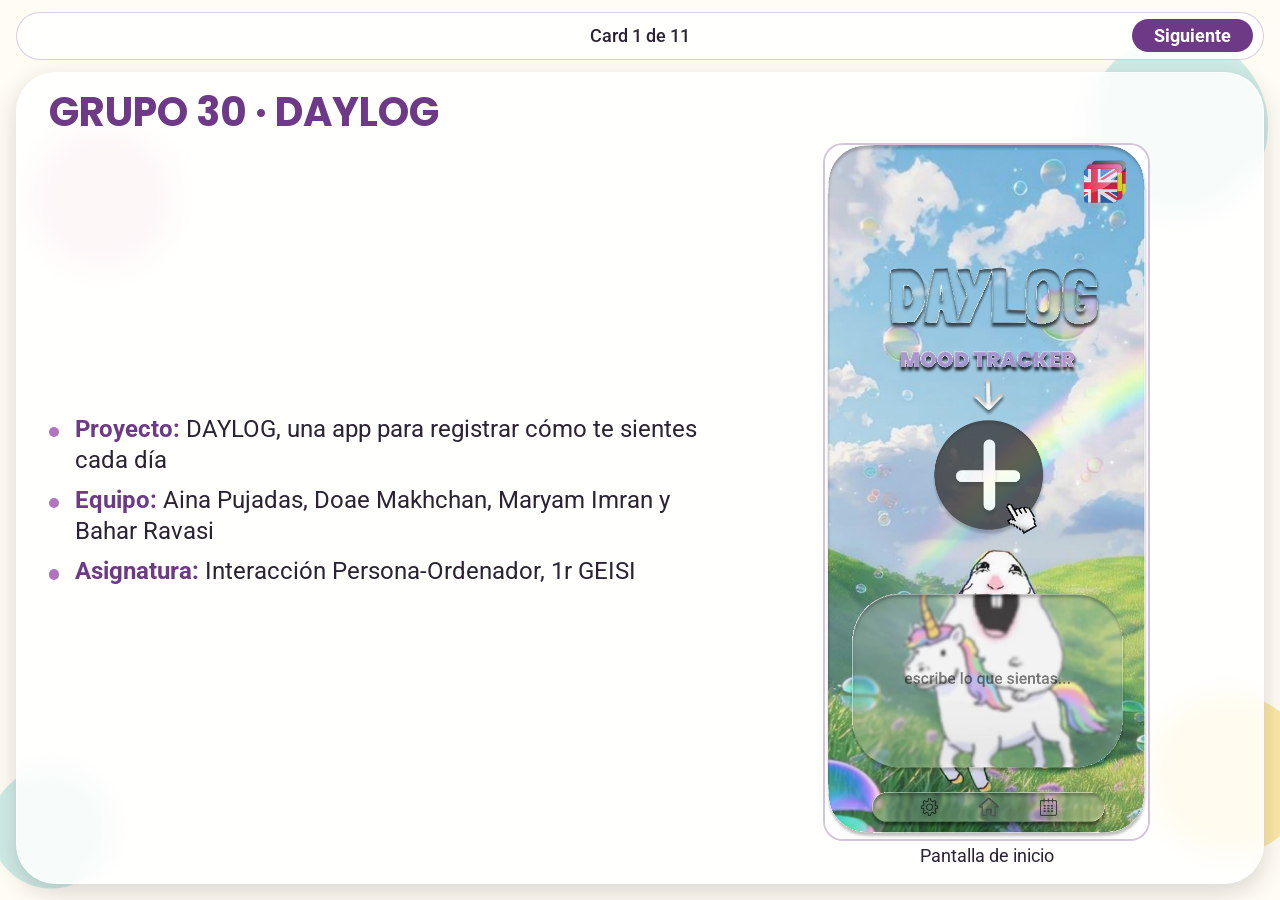
<file: index.html>
<!doctype html>
<html lang="es">
  <head>
    <meta charset="utf-8">
    <meta name="viewport" content="width=device-width, initial-scale=1">
    <title> Grupo 30 · DAYLOG </title>
    <meta name="description" content="Card 1 de 11 de la presentación de DAYLOG: Grupo 30 · DAYLOG.">
    <link rel="icon" href="images/favicon.png">
    <link rel="stylesheet" href="styles/style.css">
  </head>
  <body>
    <nav class="barra" aria-label="Navegación de la presentación">
      <span class="hueco" aria-hidden="true"></span>
      <span class="posicion">Card 1 de 11</span>
      <a class="siguiente" href="02-proyecto.html">Siguiente</a>
    </nav>
    <main class="card tarjeta-cristal">
      <h1> GRUPO 30 · DAYLOG</h1>
      <div class="contenido">
        <ul class="puntos">
          <li><strong>Proyecto:</strong> DAYLOG, una app para registrar cómo te sientes cada día</li>
          <li><strong>Equipo:</strong> Aina Pujadas, Doae Makhchan, Maryam Imran y Bahar Ravasi</li>
          <li><strong>Asignatura:</strong> Interacción Persona-Ordenador, 1r GEISI</li>
        </ul>
        <div class="visual">
          <div class="imagenes"><figure><img src="images/figma-01-inicio.png" alt="Pantalla de inicio de DAYLOG en Figma: título, botón más y campo para escribir lo que sientes"><figcaption>Pantalla de inicio</figcaption></figure></div>
        </div>
      </div>
    </main>
  </body>
</html>
</file>
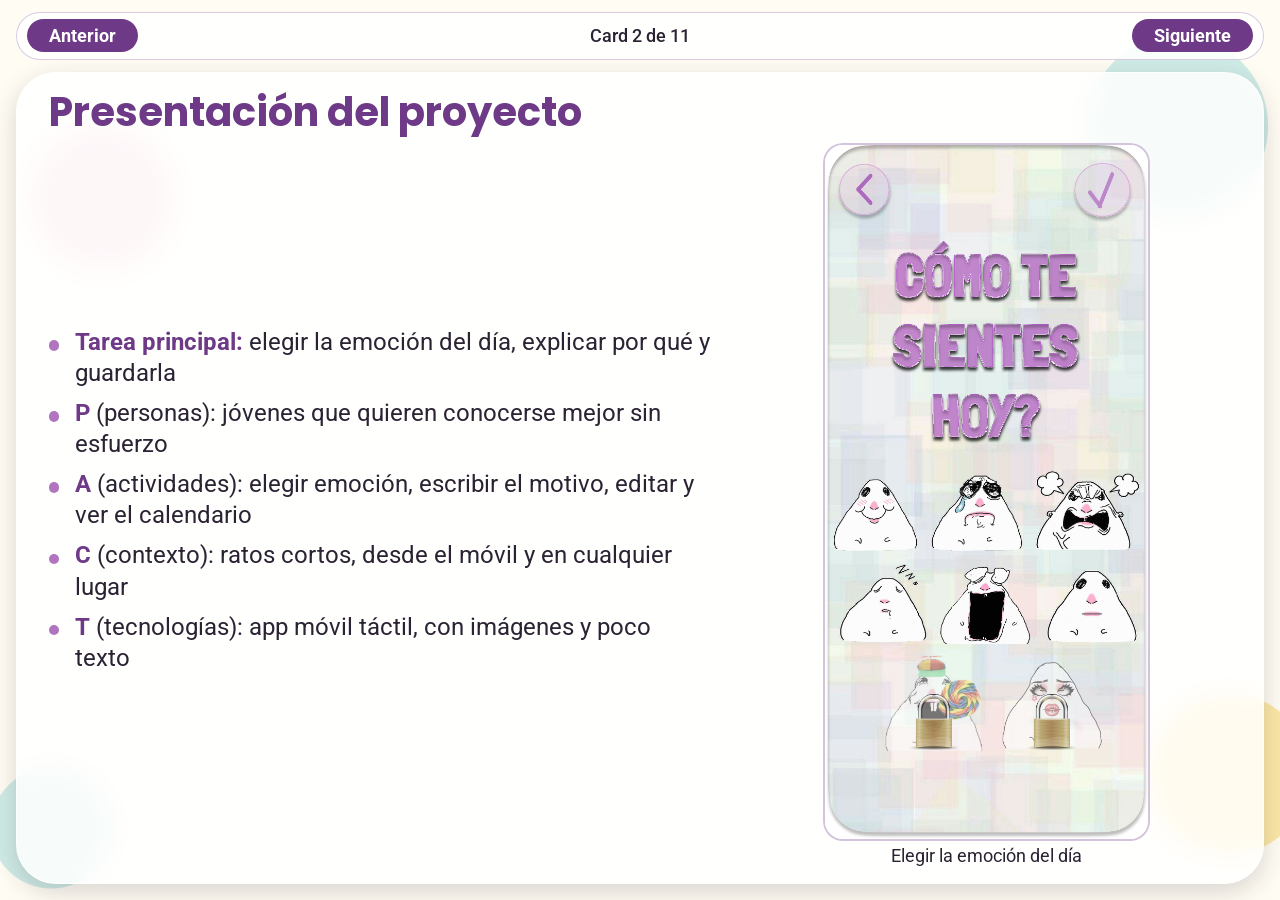
<file: 02-proyecto.html>
<!doctype html>
<html lang="es">
  <head>
    <meta charset="utf-8">
    <meta name="viewport" content="width=device-width, initial-scale=1">
    <title>Presentación del proyecto - DAYLOG</title>
    <meta name="description" content="Card 2 de 11 de la presentación de DAYLOG: Presentación del proyecto.">
    <link rel="icon" href="images/favicon.png">
    <link rel="stylesheet" href="styles/style.css">
  </head>
  <body>
<nav class="barra" aria-label="Navegación de la presentación">
      <a class="anterior" href="index.html">Anterior</a>
      <span class="posicion">Card 2 de 11</span>
      <a class="siguiente" href="03-benchmarking.html">Siguiente</a>
    </nav>
    <main class="card tarjeta-cristal">
      <h1>Presentación del proyecto</h1>
      <div class="contenido">
        <ul class="puntos">
          <li><strong>Tarea principal:</strong> elegir la emoción del día, explicar por qué y guardarla</li>
          <li><strong>P</strong> (personas): jóvenes que quieren conocerse mejor sin esfuerzo</li>
          <li><strong>A</strong> (actividades): elegir emoción, escribir el motivo, editar y ver el calendario</li>
          <li><strong>C</strong> (contexto): ratos cortos, desde el móvil y en cualquier lugar</li>
          <li><strong>T</strong> (tecnologías): app móvil táctil, con imágenes y poco texto</li>
        </ul>
        <div class="visual">
          <div class="imagenes"><figure><img src="images/figma-02-como-te-sientes.png" alt="Pantalla de Figma con seis caritas de hámster para elegir la emoción del día"><figcaption>Elegir la emoción del día</figcaption></figure></div>
        </div>
      </div>
    </main>
  </body>
</html>
</file>
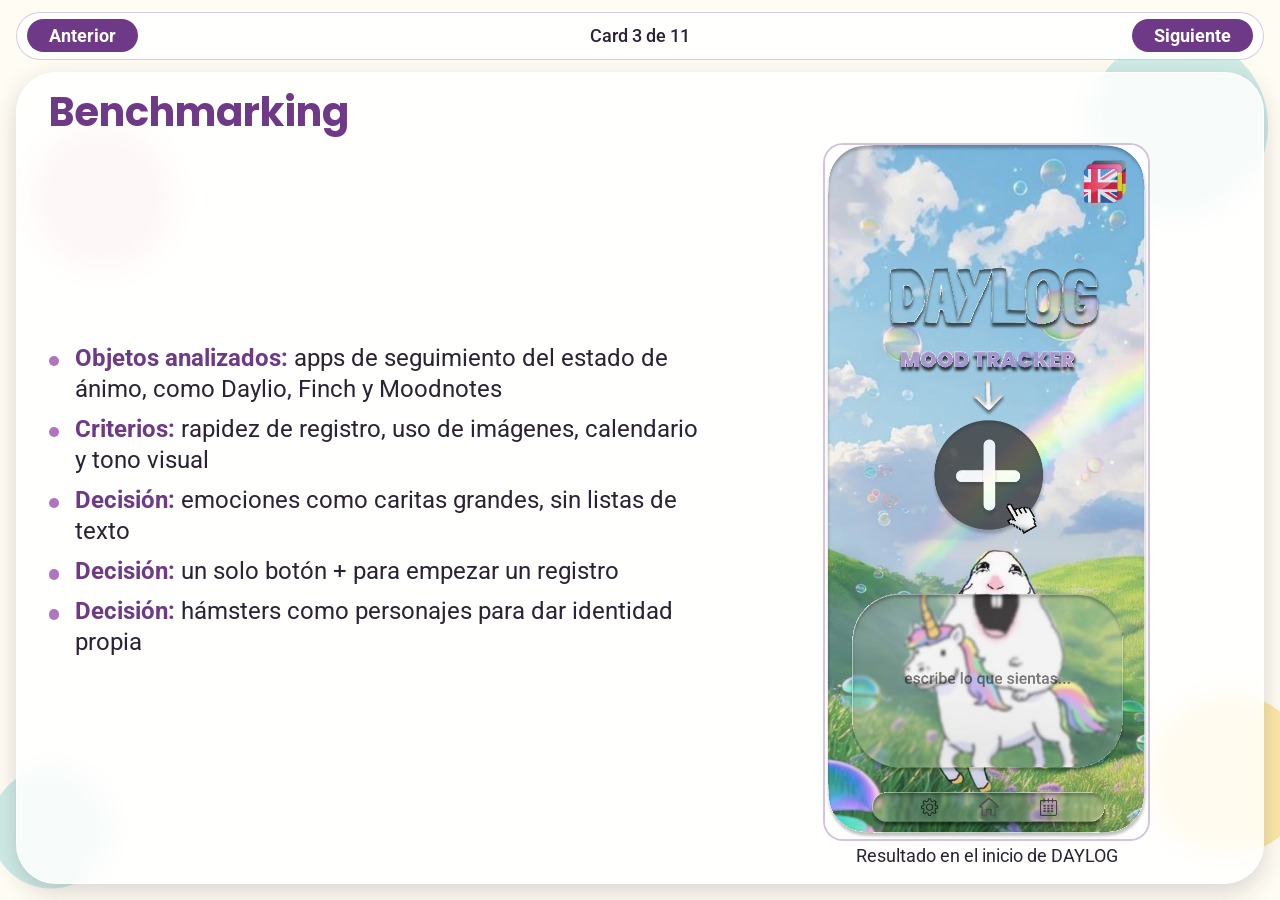
<file: 03-benchmarking.html>
<!doctype html>
<html lang="es">
  <head>
    <meta charset="utf-8">
    <meta name="viewport" content="width=device-width, initial-scale=1">
    <title>Benchmarking - DAYLOG</title>
    <meta name="description" content="Card 3 de 11 de la presentación de DAYLOG: Benchmarking.">
    <link rel="icon" href="images/favicon.png">
    <link rel="stylesheet" href="styles/style.css">
  </head>
  <body>
<nav class="barra" aria-label="Navegación de la presentación">
      <a class="anterior" href="02-proyecto.html">Anterior</a>
      <span class="posicion">Card 3 de 11</span>
      <a class="siguiente" href="04-sketch.html">Siguiente</a>
    </nav>
    <main class="card tarjeta-cristal">
      <h1>Benchmarking</h1>
      <div class="contenido">
        <ul class="puntos">
          <li><strong>Objetos analizados:</strong> apps de seguimiento del estado de ánimo, como Daylio, Finch y Moodnotes</li>
          <li><strong>Criterios:</strong> rapidez de registro, uso de imágenes, calendario y tono visual</li>
          <li><strong>Decisión:</strong> emociones como caritas grandes, sin listas de texto</li>
          <li><strong>Decisión:</strong> un solo botón + para empezar un registro</li>
          <li><strong>Decisión:</strong> hámsters como personajes para dar identidad propia</li>
        </ul>
        <div class="visual">
          <div class="imagenes"><figure><img src="images/figma-01-inicio.png" alt="Pantalla de inicio de DAYLOG con el botón más y el hámster sobre un unicornio"><figcaption>Resultado en el inicio de DAYLOG</figcaption></figure></div>
        </div>
      </div>
    </main>
  </body>
</html>
</file>
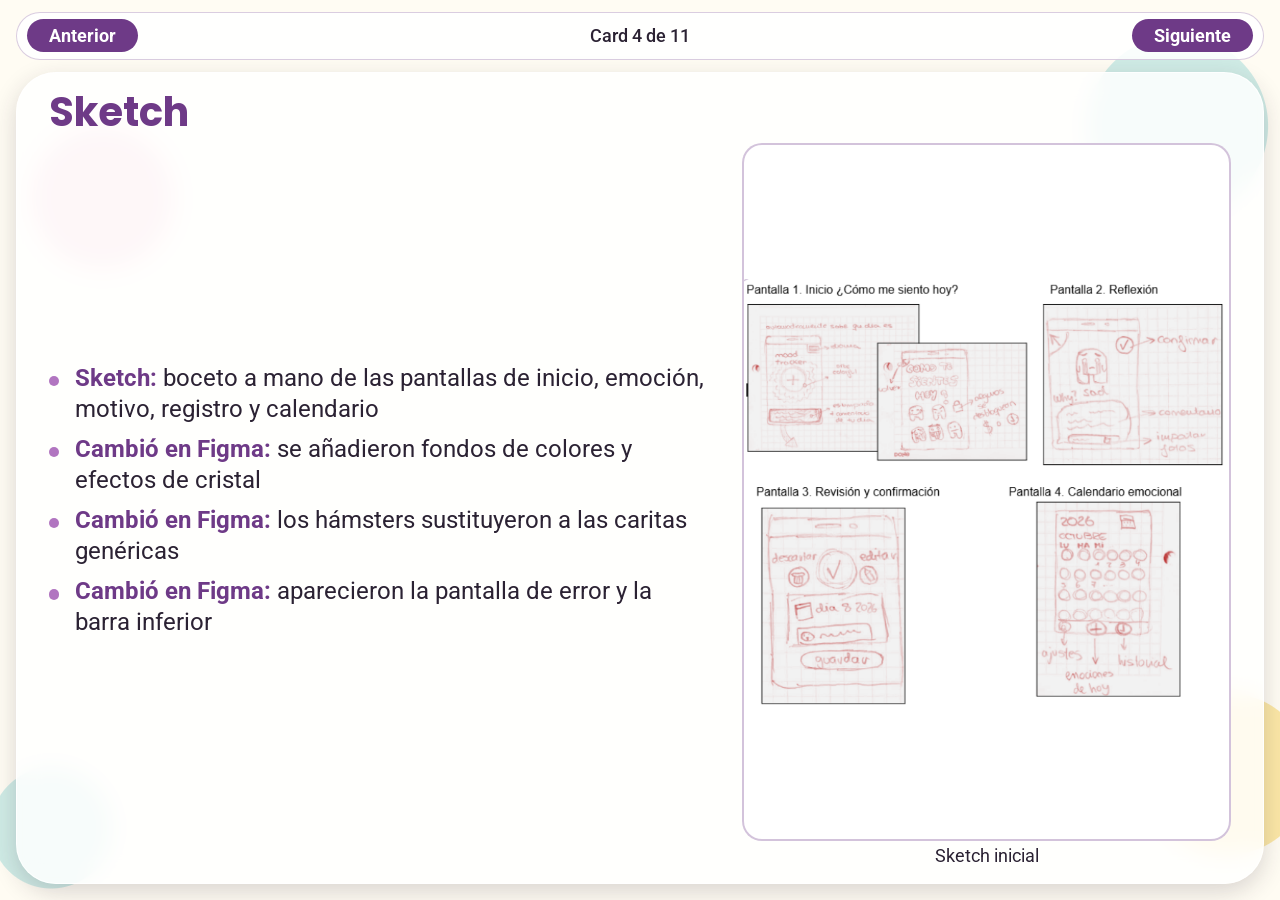
<file: 04-sketch.html>
<!doctype html>
<html lang="es">
  <head>
    <meta charset="utf-8">
    <meta name="viewport" content="width=device-width, initial-scale=1">
    <title>Sketch - DAYLOG</title>
    <meta name="description" content="Card 4 de 11 de la presentación de DAYLOG: Sketch.">
    <link rel="icon" href="images/favicon.png">
    <link rel="stylesheet" href="styles/style.css">
  </head>
  <body>
<nav class="barra" aria-label="Navegación de la presentación">
      <a class="anterior" href="03-benchmarking.html">Anterior</a>
      <span class="posicion">Card 4 de 11</span>
      <a class="siguiente" href="05-figma-componentes.html">Siguiente</a>
    </nav>
    <main class="card tarjeta-cristal">
      <h1>Sketch</h1>
      <div class="contenido">
        <ul class="puntos">
          <li><strong>Sketch:</strong> boceto a mano de las pantallas de inicio, emoción, motivo, registro y calendario</li>
          <li><strong>Cambió en Figma:</strong> se añadieron fondos de colores y efectos de cristal</li>
          <li><strong>Cambió en Figma:</strong> los hámsters sustituyeron a las caritas genéricas</li>
          <li><strong>Cambió en Figma:</strong> aparecieron la pantalla de error y la barra inferior</li>
        </ul>
        <div class="visual">
          <div class="imagenes"><figure><img src="images/sketch.png" alt="Foto del sketch hecho a mano de las pantallas de DAYLOG"><figcaption>Sketch inicial</figcaption></figure></div>
        </div>
      </div>
    </main>
  </body>
</html>
</file>
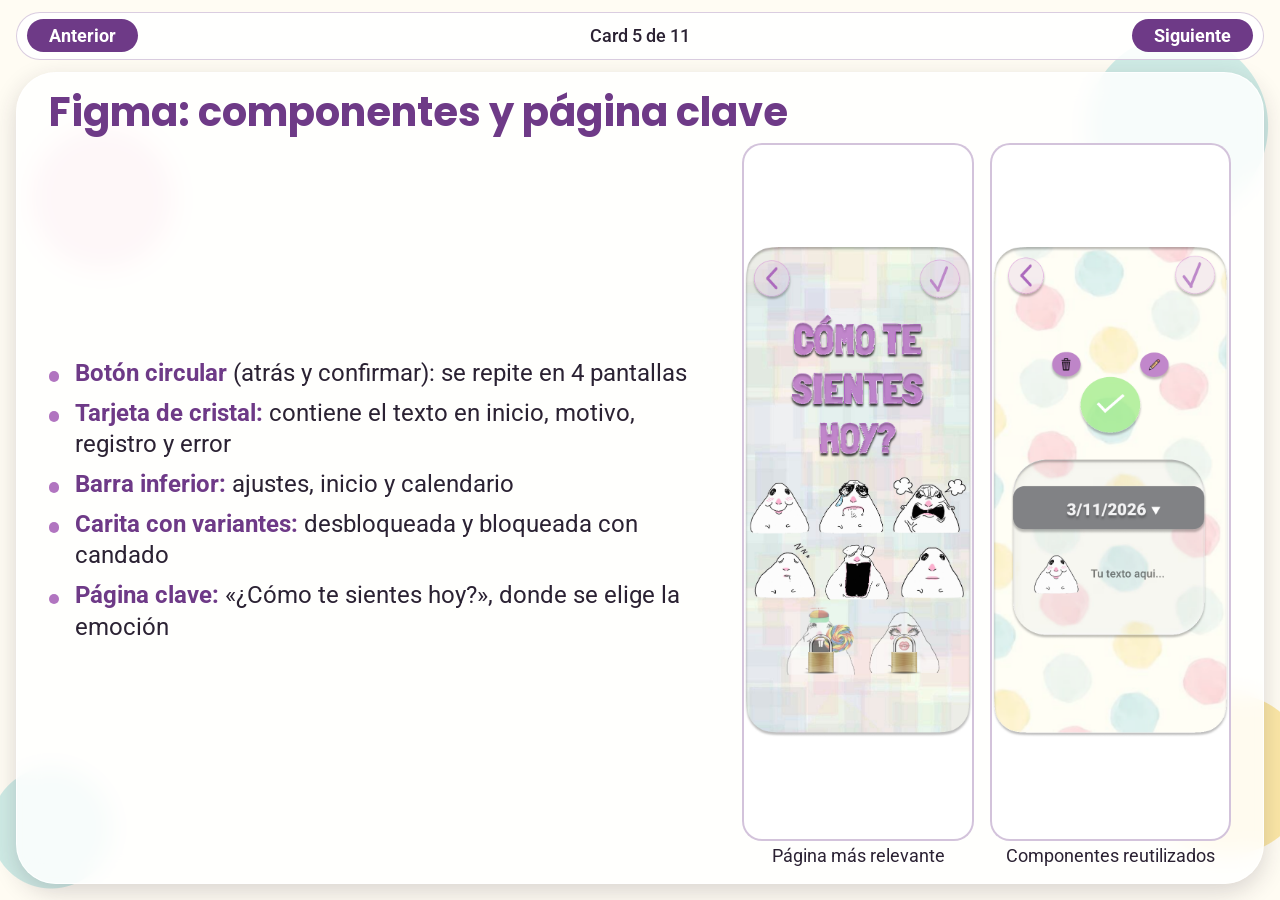
<file: 05-figma-componentes.html>
<!doctype html>
<html lang="es">
  <head>
    <meta charset="utf-8">
    <meta name="viewport" content="width=device-width, initial-scale=1">
    <title>Figma: componentes y página clave - DAYLOG</title>
    <meta name="description" content="Card 5 de 11 de la presentación de DAYLOG: Figma: componentes y página clave.">
    <link rel="icon" href="images/favicon.png">
    <link rel="stylesheet" href="styles/style.css">
  </head>
  <body>
<nav class="barra" aria-label="Navegación de la presentación">
      <a class="anterior" href="04-sketch.html">Anterior</a>
      <span class="posicion">Card 5 de 11</span>
      <a class="siguiente" href="06-figma-error.html">Siguiente</a>
    </nav>
    <main class="card tarjeta-cristal">
      <h1>Figma: componentes y página clave</h1>
      <div class="contenido">
        <ul class="puntos">
          <li><strong>Botón circular</strong> (atrás y confirmar): se repite en 4 pantallas</li>
          <li><strong>Tarjeta de cristal:</strong> contiene el texto en inicio, motivo, registro y error</li>
          <li><strong>Barra inferior:</strong> ajustes, inicio y calendario</li>
          <li><strong>Carita con variantes:</strong> desbloqueada y bloqueada con candado</li>
          <li><strong>Página clave:</strong> «¿Cómo te sientes hoy?», donde se elige la emoción</li>
        </ul>
        <div class="visual">
          <div class="imagenes"><figure><img src="images/figma-02-como-te-sientes.png" alt="Pantalla de Figma para elegir emoción, con botones circulares y caritas bloqueadas"><figcaption>Página más relevante</figcaption></figure><figure><img src="images/figma-04-registro.png" alt="Pantalla de registro en Figma con tarjeta de cristal, botones circulares y hámster feliz"><figcaption>Componentes reutilizados</figcaption></figure></div>
        </div>
      </div>
    </main>
  </body>
</html>
</file>
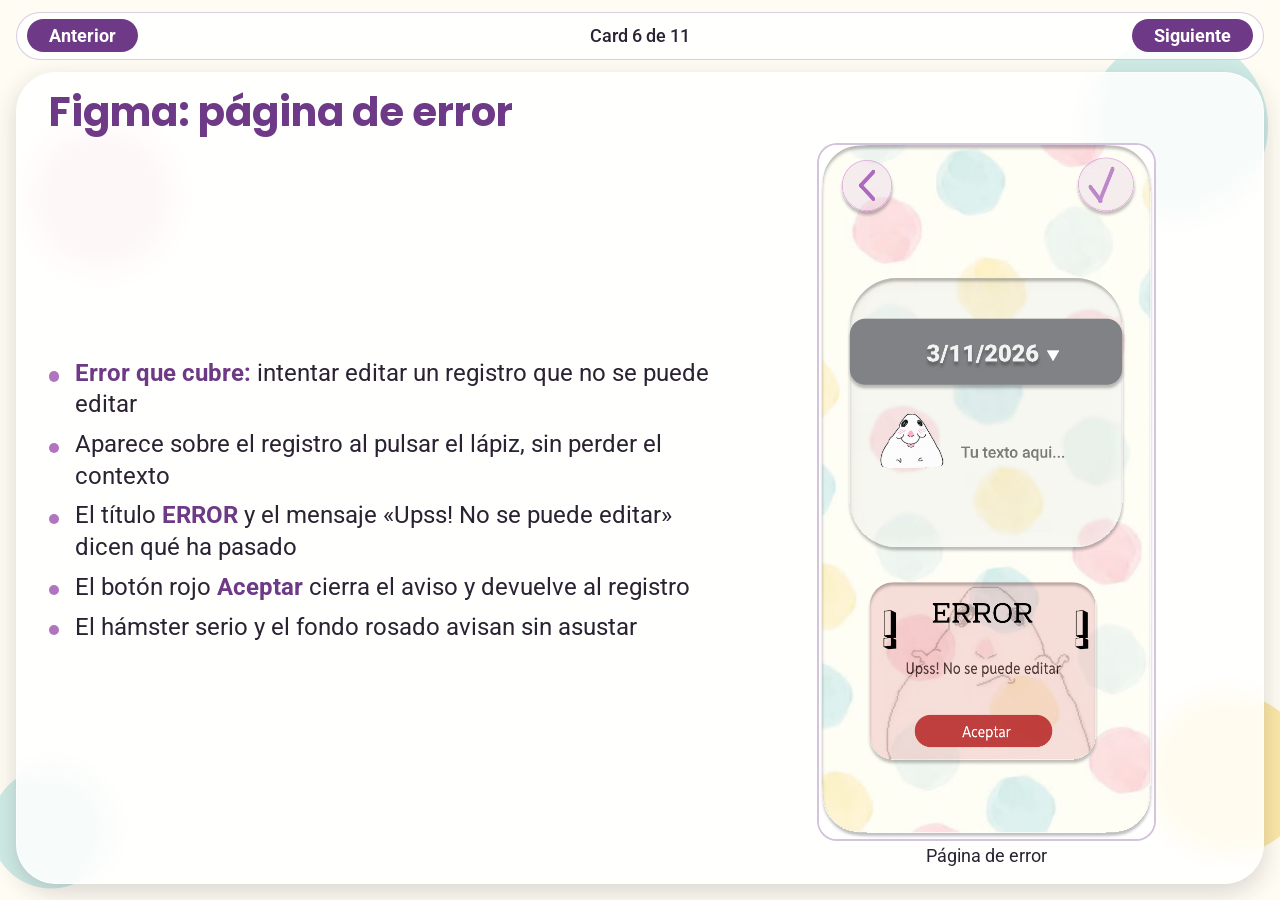
<file: 06-figma-error.html>
<!doctype html>
<html lang="es">
  <head>
    <meta charset="utf-8">
    <meta name="viewport" content="width=device-width, initial-scale=1">
    <title>Figma: página de error - DAYLOG</title>
    <meta name="description" content="Card 6 de 11 de la presentación de DAYLOG: Figma: página de error.">
    <link rel="icon" href="images/favicon.png">
    <link rel="stylesheet" href="styles/style.css">
  </head>
  <body>
    <nav class="barra" aria-label="Navegación de la presentación">
      <a class="anterior" href="05-figma-componentes.html">Anterior</a>
      <span class="posicion">Card 6 de 11</span>
      <a class="siguiente" href="07-html.html">Siguiente</a>
    </nav>
    <main class="card tarjeta-cristal">
      <h1>Figma: página de error</h1>
      <div class="contenido">
        <ul class="puntos">
          <li><strong>Error que cubre:</strong> intentar editar un registro que no se puede editar</li>
          <li>Aparece sobre el registro al pulsar el lápiz, sin perder el contexto</li>
          <li>El título <strong>ERROR</strong> y el mensaje «Upss! No se puede editar» dicen qué ha pasado</li>
          <li>El botón rojo <strong>Aceptar</strong> cierra el aviso y devuelve al registro</li>
          <li>El hámster serio y el fondo rosado avisan sin asustar</li>
        </ul>
        <div class="visual">
          <div class="imagenes"><figure><img src="images/figma-06-error.png" alt="Pantalla de error en Figma: aviso ERROR, mensaje No se puede editar y botón rojo Aceptar"><figcaption>Página de error</figcaption></figure></div>
        </div>
      </div>
    </main>
  </body>
</html>
</file>
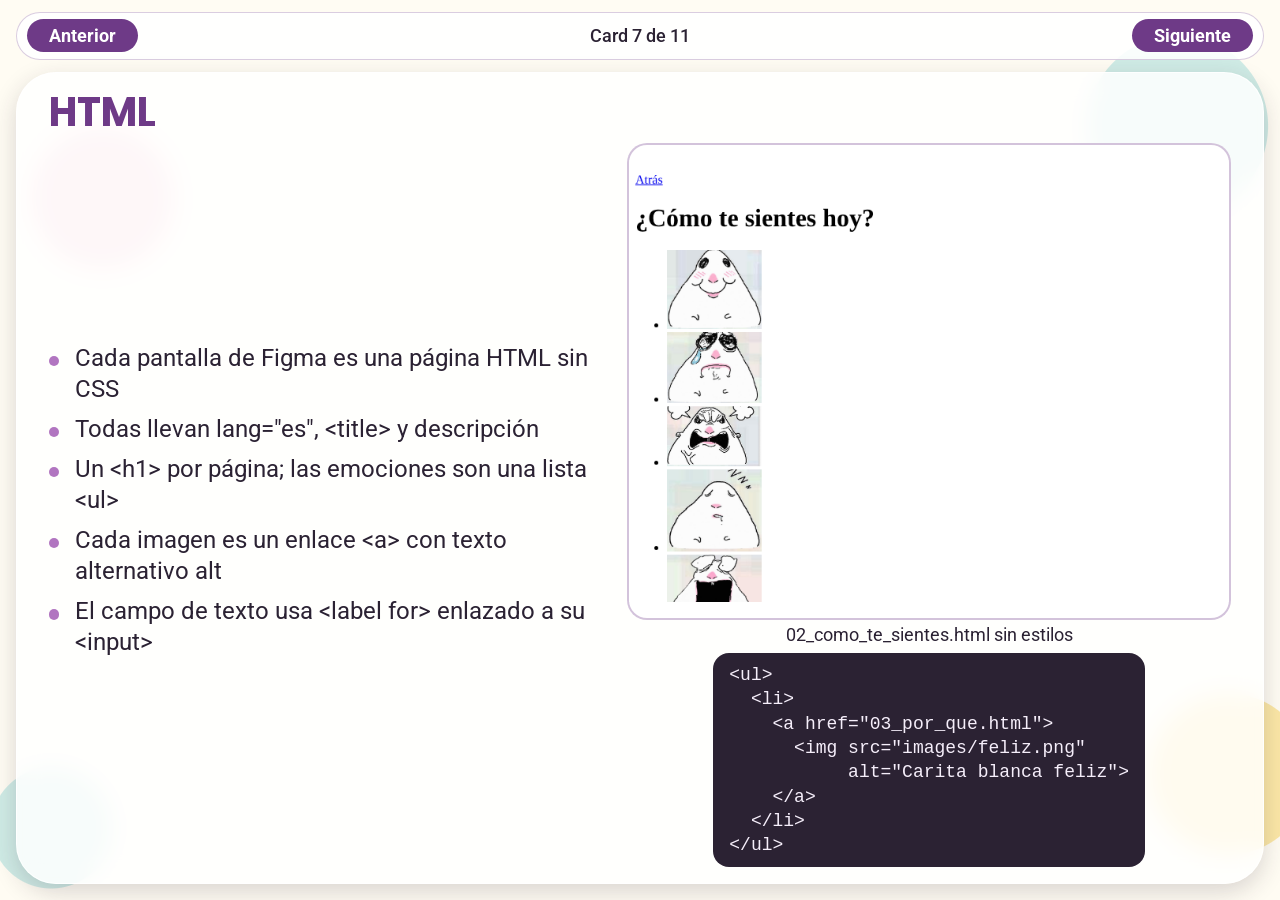
<file: 07-html.html>
<!doctype html>
<html lang="es">
  <head>
    <meta charset="utf-8">
    <meta name="viewport" content="width=device-width, initial-scale=1">
    <title>HTML - DAYLOG</title>
    <meta name="description" content="Card 7 de 11 de la presentación de DAYLOG: HTML.">
    <link rel="icon" href="images/favicon.png">
    <link rel="stylesheet" href="styles/style.css">
  </head>
  <body>
    <nav class="barra" aria-label="Navegación de la presentación">
      <a class="anterior" href="06-figma-error.html">Anterior</a>
      <span class="posicion">Card 7 de 11</span>
      <a class="siguiente" href="08-figma-a-css.html">Siguiente</a>
    </nav>
    <main class="card tarjeta-cristal">
      <h1>HTML</h1>
      <div class="contenido codigo">
        <ul class="puntos">
          <li>Cada pantalla de Figma es una página HTML sin CSS</li>
          <li>Todas llevan <code>lang="es"</code>, <code>&lt;title&gt;</code> y descripción</li>
          <li>Un <code>&lt;h1&gt;</code> por página; las emociones son una lista <code>&lt;ul&gt;</code></li>
          <li>Cada imagen es un enlace <code>&lt;a&gt;</code> con texto alternativo <code>alt</code></li>
          <li>El campo de texto usa <code>&lt;label for&gt;</code> enlazado a su <code>&lt;input&gt;</code></li>
        </ul>
        <div class="visual">
          <div class="imagenes"><figure><img src="images/html-sin-estilos.png" alt="Captura de la página para elegir emoción en HTML sin estilos: título y lista de imágenes"><figcaption>02_como_te_sientes.html sin estilos</figcaption></figure></div><pre><code>&lt;ul&gt;
  &lt;li&gt;
    &lt;a href=&quot;03_por_que.html&quot;&gt;
      &lt;img src=&quot;images/feliz.png&quot;
           alt=&quot;Carita blanca feliz&quot;&gt;
    &lt;/a&gt;
  &lt;/li&gt;
&lt;/ul&gt;</code></pre>
        </div>
      </div>
    </main>
  </body>
</html>
</file>
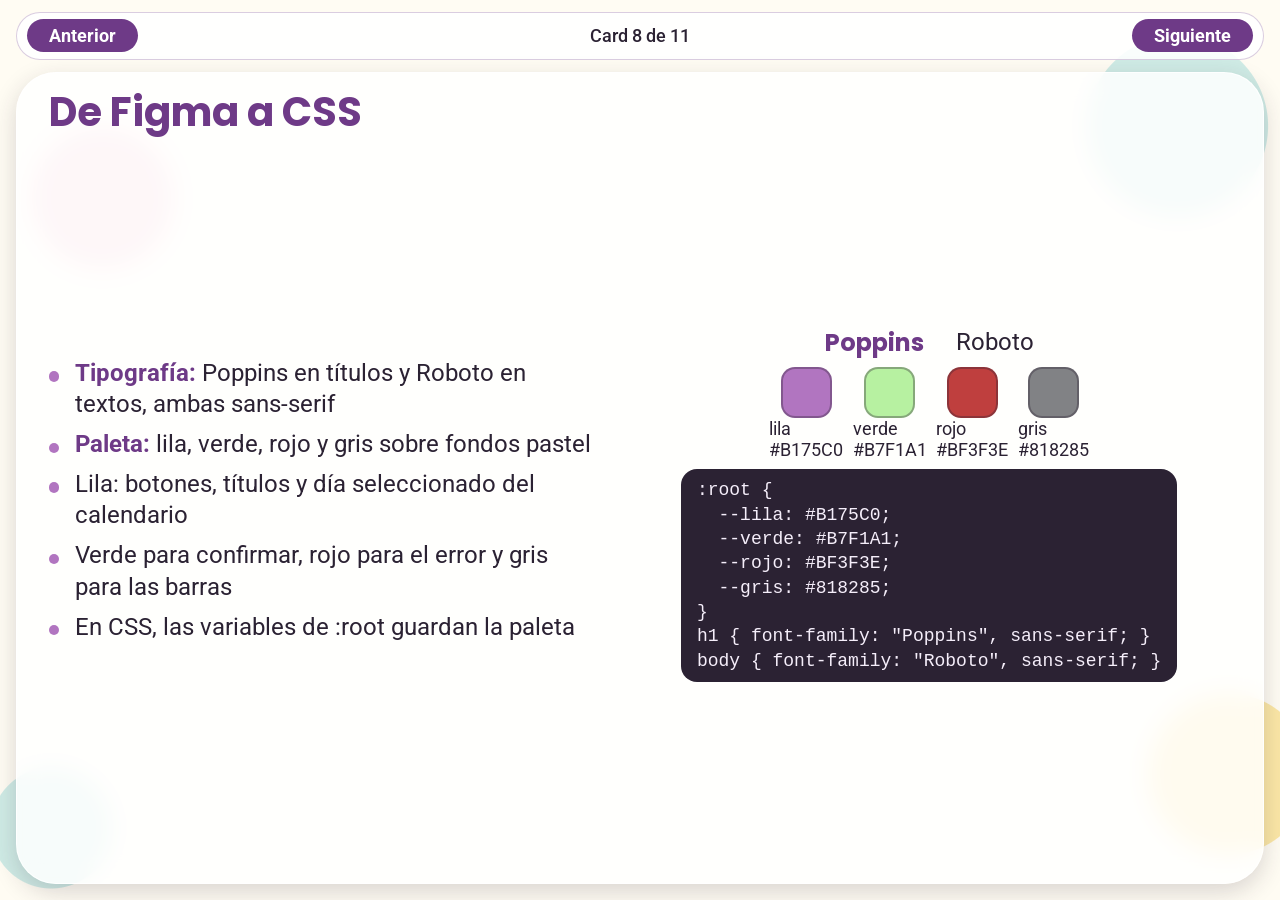
<file: 08-figma-a-css.html>
<!doctype html>
<html lang="es">
  <head>
    <meta charset="utf-8">
    <meta name="viewport" content="width=device-width, initial-scale=1">
    <title>De Figma a CSS - DAYLOG</title>
    <meta name="description" content="Card 8 de 11 de la presentación de DAYLOG: De Figma a CSS.">
    <link rel="icon" href="images/favicon.png">
    <link rel="stylesheet" href="styles/style.css">
  </head>
  <body>
   
<nav class="barra" aria-label="Navegación de la presentación">
      <a class="anterior" href="07-html.html">Anterior</a>
      <span class="posicion">Card 8 de 11</span>
      <a class="siguiente" href="09-css-fragmento.html">Siguiente</a>
    </nav>
    <main class="card tarjeta-cristal">
      <h1>De Figma a CSS</h1>
      <div class="contenido codigo">
        <ul class="puntos">
          <li><strong>Tipografía:</strong> Poppins en títulos y Roboto en textos, ambas sans-serif</li>
          <li><strong>Paleta:</strong> lila, verde, rojo y gris sobre fondos pastel</li>
          <li>Lila: botones, títulos y día seleccionado del calendario</li>
          <li>Verde para confirmar, rojo para el error y gris para las barras</li>
          <li>En CSS, las variables de <code>:root</code> guardan la paleta</li>
        </ul>
        <div class="visual">
          <div class="tipos"><span class="poppins">Poppins</span><span class="roboto">Roboto</span></div><div class="muestras"><div class="muestra"><span class="color" style="background:#B175C0"></span>lila<br>#B175C0</div><div class="muestra"><span class="color" style="background:#B7F1A1"></span>verde<br>#B7F1A1</div><div class="muestra"><span class="color" style="background:#BF3F3E"></span>rojo<br>#BF3F3E</div><div class="muestra"><span class="color" style="background:#818285"></span>gris<br>#818285</div></div><pre><code>:root {
  --lila: #B175C0;
  --verde: #B7F1A1;
  --rojo: #BF3F3E;
  --gris: #818285;
}
h1 { font-family: &quot;Poppins&quot;, sans-serif; }
body { font-family: &quot;Roboto&quot;, sans-serif; }</code></pre>
        </div>
      </div>
    </main>
  </body>
</html>
</file>
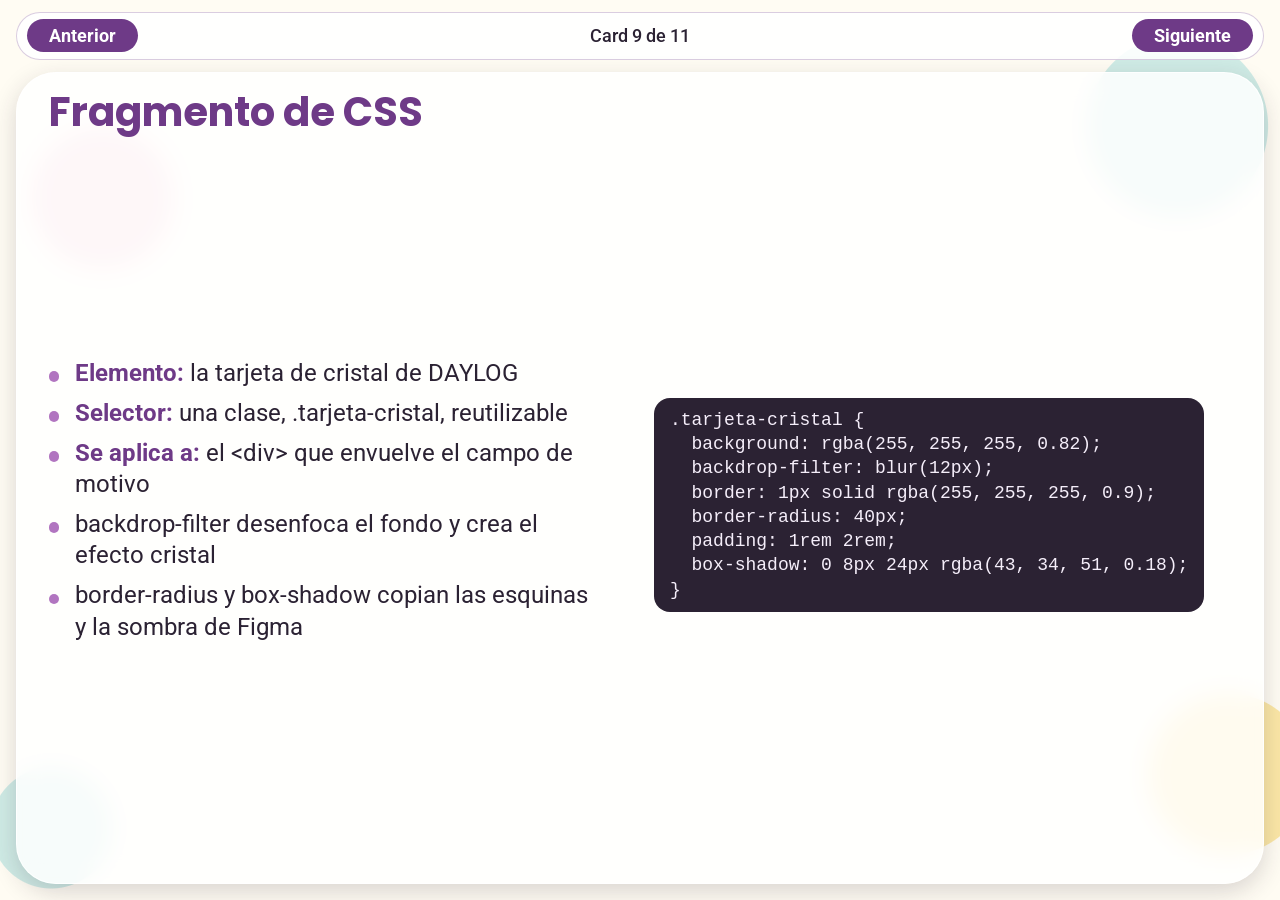
<file: 09-css-fragmento.html>
<!doctype html>
<html lang="es">
  <head>
    <meta charset="utf-8">
    <meta name="viewport" content="width=device-width, initial-scale=1">
    <title>Fragmento de CSS - DAYLOG</title>
    <meta name="description" content="Card 9 de 11 de la presentación de DAYLOG: Fragmento de CSS.">
    <link rel="icon" href="images/favicon.png">
    <link rel="stylesheet" href="styles/style.css">
  </head>
  <body>
    <nav class="barra" aria-label="Navegación de la presentación">
      <a class="anterior" href="08-figma-a-css.html">Anterior</a>
      <span class="posicion">Card 9 de 11</span>
      <a class="siguiente" href="10-dificultades.html">Siguiente</a>
    </nav>
    <main class="card tarjeta-cristal">
      <h1>Fragmento de CSS</h1>
      <div class="contenido codigo">
        <ul class="puntos">
          <li><strong>Elemento:</strong> la tarjeta de cristal de DAYLOG</li>
          <li><strong>Selector:</strong> una clase, <code>.tarjeta-cristal</code>, reutilizable</li>
          <li><strong>Se aplica a:</strong> el <code>&lt;div&gt;</code> que envuelve el campo de motivo</li>
          <li><code>backdrop-filter</code> desenfoca el fondo y crea el efecto cristal</li>
          <li><code>border-radius</code> y <code>box-shadow</code> copian las esquinas y la sombra de Figma</li>
        </ul>
        <div class="visual">
          <pre><code>.tarjeta-cristal {
  background: rgba(255, 255, 255, 0.82);
  backdrop-filter: blur(12px);
  border: 1px solid rgba(255, 255, 255, 0.9);
  border-radius: 40px;
  padding: 1rem 2rem;
  box-shadow: 0 8px 24px rgba(43, 34, 51, 0.18);
}</code></pre>
        </div>
      </div>
    </main>
  </body>
</html>
</file>
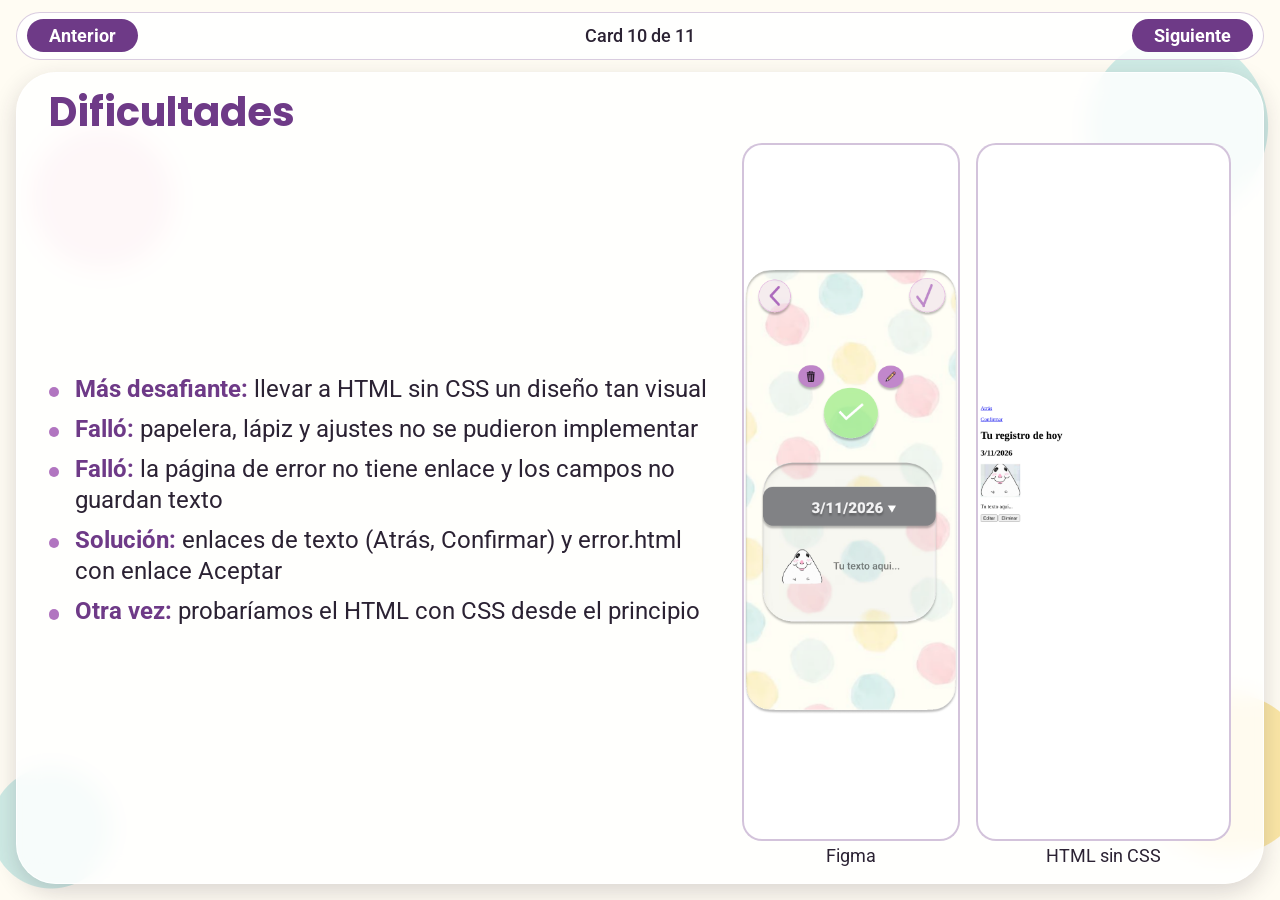
<file: 10-dificultades.html>
<!doctype html>
<html lang="es">
  <head>
    <meta charset="utf-8">
    <meta name="viewport" content="width=device-width, initial-scale=1">
    <title>Dificultades - DAYLOG</title>
    <meta name="description" content="Card 10 de 11 de la presentación de DAYLOG: Dificultades.">
    <link rel="icon" href="images/favicon.png">
    <link rel="stylesheet" href="styles/style.css">
  </head>
  <body>
<nav class="barra" aria-label="Navegación de la presentación">
      <a class="anterior" href="09-css-fragmento.html">Anterior</a>
      <span class="posicion">Card 10 de 11</span>
      <a class="siguiente" href="11-conclusiones.html">Siguiente</a>
    </nav>
    <main class="card tarjeta-cristal">
      <h1>Dificultades</h1>
      <div class="contenido">
        <ul class="puntos">
          <li><strong>Más desafiante:</strong> llevar a HTML sin CSS un diseño tan visual</li>
          <li><strong>Falló:</strong> papelera, lápiz y ajustes no se pudieron implementar</li>
          <li><strong>Falló:</strong> la página de error no tiene enlace y los campos no guardan texto</li>
          <li><strong>Solución:</strong> enlaces de texto (Atrás, Confirmar) y error.html con enlace Aceptar</li>
          <li><strong>Otra vez:</strong> probaríamos el HTML con CSS desde el principio</li>
        </ul>
        <div class="visual">
          <div class="imagenes"><figure><img src="images/figma-04-registro.png" alt="Pantalla de registro en Figma con iconos de papelera y lápiz"><figcaption>Figma</figcaption></figure><figure><img src="images/html-registro-sin-estilos.png" alt="Página de registro en HTML sin estilos, con enlaces de texto y botones Editar y Eliminar"><figcaption>HTML sin CSS</figcaption></figure></div>
        </div>
      </div>
    </main>
  </body>
</html>
</file>
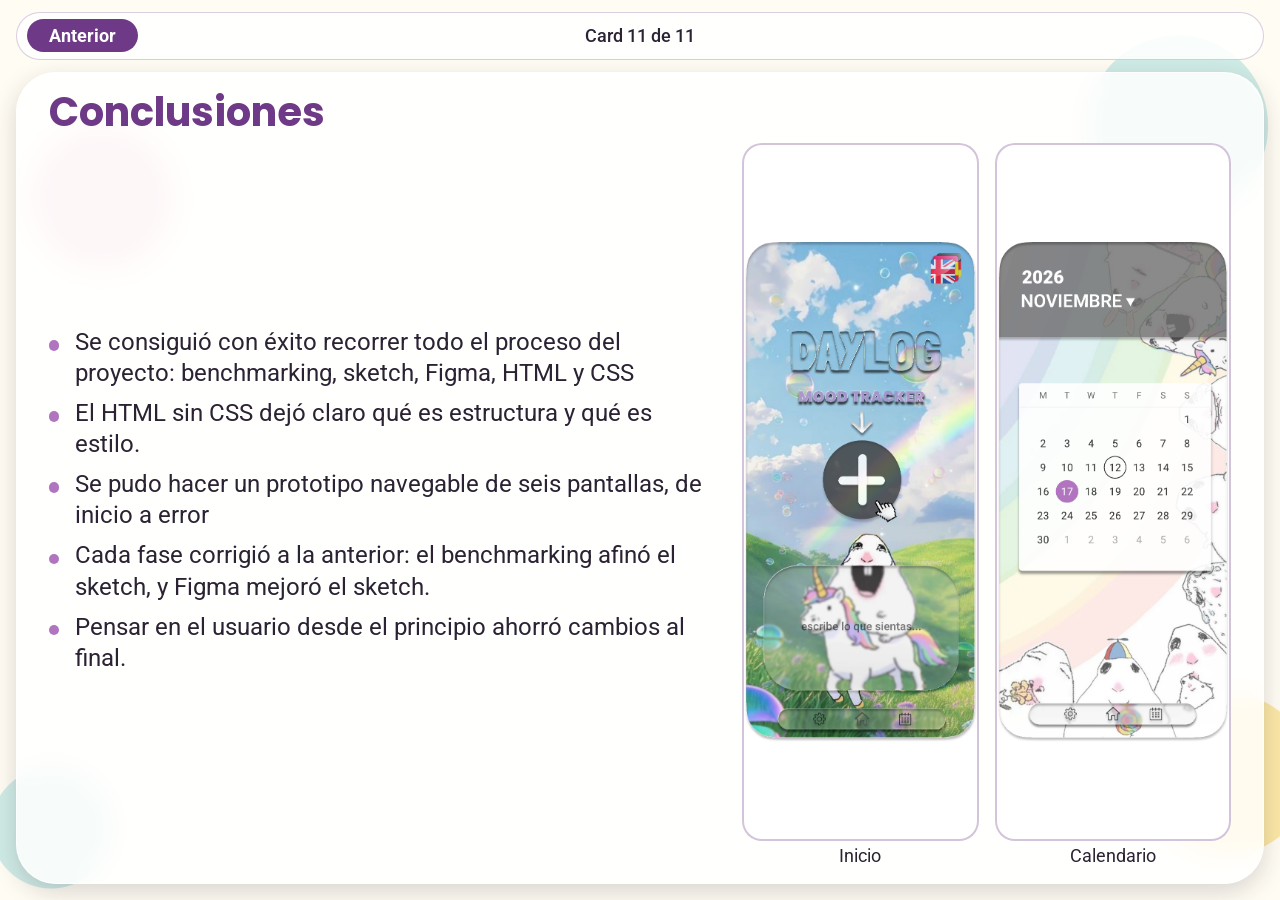
<file: 11-conclusiones.html>
<!doctype html>
<html lang="es">
  <head>
    <meta charset="utf-8">
    <meta name="viewport" content="width=device-width, initial-scale=1">
    <title>Conclusiones - DAYLOG</title>
    <meta name="description" content="Card 11 de 11 de la presentación de DAYLOG: Conclusiones.">
    <link rel="icon" href="images/favicon.png">
    <link rel="stylesheet" href="styles/style.css">
  </head>
  <body>
    <nav class="barra" aria-label="Navegación de la presentación">
      <a class="anterior" href="10-dificultades.html">Anterior</a>
      <span class="posicion">Card 11 de 11</span>
      <span class="hueco" aria-hidden="true"></span>
    </nav>
    <main class="card tarjeta-cristal">
      <h1>Conclusiones</h1>
      <div class="contenido">
        <ul class="puntos">
          <li>Se consiguió con éxito recorrer todo el proceso del proyecto: benchmarking, sketch, Figma, HTML y CSS</li>
          <li>El HTML sin CSS dejó claro qué es estructura y qué es estilo.</li>
          <li>Se pudo hacer un prototipo navegable de seis pantallas, de inicio a error</li>
          <li>Cada fase corrigió a la anterior: el benchmarking afinó el sketch, y Figma mejoró el sketch.</li>
          <li>Pensar en el usuario desde el principio ahorró cambios al final.</li>
        </ul>
        <div class="visual">
          <div class="imagenes"><figure><img src="images/figma-01-inicio.png" alt="Inicio de DAYLOG en Figma"><figcaption>Inicio</figcaption></figure><figure><img src="images/figma-05-calendario.png" alt="Calendario de noviembre de 2026 en Figma con el día 17 marcado en lila"><figcaption>Calendario</figcaption></figure></div>
        </div>
      </div>
    </main>
  </body>
</html>
</file>
<file: styles/style.css>
/* DAYLOG · Práctica 4 IPO · CSS compartido por las 11 cards */
@import url("https://fonts.googleapis.com/css2?family=Poppins:wght@600;700&family=Roboto:wght@400;500;700&display=swap");

:root {
  /* Paleta sacada del Figma de DAYLOG */
  --lila: #B175C0;
  --lila-titulo: #B880C8;
  --verde: #B7F1A1;
  --rojo: #BF3F3E;
  --gris: #818285;
  /* Versiones con más contraste para texto y botones */
  --lila-oscuro: #6E3A87;
  --tinta: #2B2233;
  --crema: #FFFCF3;
  --rosa: #F7CFD8;
  --menta: #CFEBE5;
  --amarillo: #FBE7A6;
}

* { box-sizing: border-box; }

html, body { height: 100%; margin: 0; }

body {
  display: grid;
  grid-template-rows: auto minmax(0, 1fr);
  height: 100vh;
  height: 100dvh;
  overflow: hidden;
  font-family: "Roboto", Arial, Helvetica, sans-serif;
  font-size: 1.5rem;
  line-height: 1.3;
  color: var(--tinta);
  background-color: var(--crema);
  /* Lunares pastel, como el fondo de la pantalla de registro */
  background-image:
    radial-gradient(circle at 8% 22%, var(--rosa) 0 70px, transparent 71px),
    radial-gradient(circle at 92% 14%, var(--menta) 0 90px, transparent 91px),
    radial-gradient(circle at 96% 86%, var(--amarillo) 0 80px, transparent 81px),
    radial-gradient(circle at 4% 92%, var(--menta) 0 60px, transparent 61px);
}

/* ---------- Barra de navegación (igual en todas las cards) ---------- */
.barra {
  display: grid;
  grid-template-columns: 1fr auto 1fr;
  align-items: center;
  gap: 1rem;
  margin: 0.75rem 1rem 0.75rem;
  padding: 0.4rem 0.6rem;
  border-radius: 999px;
  background: rgba(255, 255, 255, 0.88);
  border: 1px solid rgba(110, 58, 135, 0.25);
}

.barra a,
.barra .hueco {
  justify-self: start;
  padding: 0.3rem 1.4rem;
  border-radius: 999px;
  font-size: 1.125rem;
  font-weight: 700;
  text-decoration: none;
}

.barra a {
  color: #fff;
  background: var(--lila-oscuro);
}

.barra a:hover { background: var(--tinta); }

.barra a:focus-visible {
  outline: 3px solid var(--tinta);
  outline-offset: 2px;
}

.barra .siguiente { justify-self: end; }

.barra .posicion {
  font-size: 1.125rem;
  font-weight: 500;
  color: var(--tinta);
}

/* ---------- Card ---------- */
.tarjeta-cristal {
  background: rgba(255, 255, 255, 0.82);
  backdrop-filter: blur(12px);
  border: 1px solid rgba(255, 255, 255, 0.9);
  border-radius: 40px;
  padding: 1rem 2rem;
  box-shadow: 0 8px 24px rgba(43, 34, 51, 0.18);
}

.card {
  display: grid;
  grid-template-rows: auto minmax(0, 1fr);
  gap: 0.5rem;
  min-height: 0;
  margin: 0 1rem 1rem;
  overflow: hidden;
}

h1 {
  margin: 0;
  font-family: "Poppins", Arial, Helvetica, sans-serif;
  font-size: 2.5rem;
  line-height: 1.15;
  font-weight: 700;
  color: var(--lila-oscuro);
}

.contenido {
  display: grid;
  grid-template-columns: 1.15fr 0.85fr;
  gap: 2rem;
  min-height: 0;
}

.contenido.codigo { grid-template-columns: 0.95fr 1.05fr; }

ul.puntos {
  margin: 0;
  padding: 0;
  list-style: none;
  align-self: center;
}

ul.puntos li {
  position: relative;
  margin: 0 0 0.55rem;
  padding-left: 1.6rem;
}

ul.puntos li::before {
  content: "";
  position: absolute;
  left: 0;
  top: 0.55em;
  width: 0.65rem;
  height: 0.65rem;
  border-radius: 50%;
  background: var(--lila);
}

ul.puntos strong { color: var(--lila-oscuro); }

/* ---------- Elemento visual ---------- */
.visual {
  display: flex;
  flex-direction: column;
  align-items: center;
  justify-content: center;
  gap: 0.5rem;
  min-height: 0;
  min-width: 0;
}

.imagenes {
  display: flex;
  justify-content: center;
  gap: 1rem;
  flex: 1 1 0;
  min-height: 0;
  max-width: 100%;
}

figure { margin: 0; display: flex; flex-direction: column; align-items: center; min-height: 0; min-width: 0; }

figure img {
  flex: 1 1 0;
  min-height: 0;
  max-width: 100%;
  object-fit: contain;
  border-radius: 20px;
  border: 2px solid rgba(110, 58, 135, 0.3);
  background: #fff;
}

figcaption {
  margin-top: 0.25rem;
  font-size: 1.125rem;
  line-height: 1.2;
  text-align: center;
}

pre {
  margin: 0;
  max-width: 100%;
  overflow: hidden;
  padding: 0.6rem 1rem;
  border-radius: 16px;
  background: var(--tinta);
  color: #F5EEFA;
  font-family: Consolas, "Courier New", monospace;
  font-size: 1.125rem;
  line-height: 1.35;
}

code { font-family: inherit; }

.muestras {
  display: flex;
  gap: 0.6rem;
  flex-wrap: nowrap;
}

.muestra {
  display: flex;
  flex-direction: column;
  align-items: center;
  font-size: 1.125rem;
  line-height: 1.2;
}

.muestra span.color {
  width: 3.2rem;
  height: 3.2rem;
  border-radius: 14px;
  border: 2px solid rgba(43, 34, 51, 0.35);
}

.tipos {
  display: flex;
  gap: 2rem;
  font-size: 1.5rem;
}

.tipos .poppins { font-family: "Poppins", Arial, sans-serif; font-weight: 700; color: var(--lila-oscuro); }
.tipos .roboto { font-family: "Roboto", Arial, sans-serif; }

.etiqueta {
  display: inline-block;
  padding: 0 0.6rem;
  border-radius: 8px;
  background: var(--rosa);
  font-weight: 700;
}
</file>
